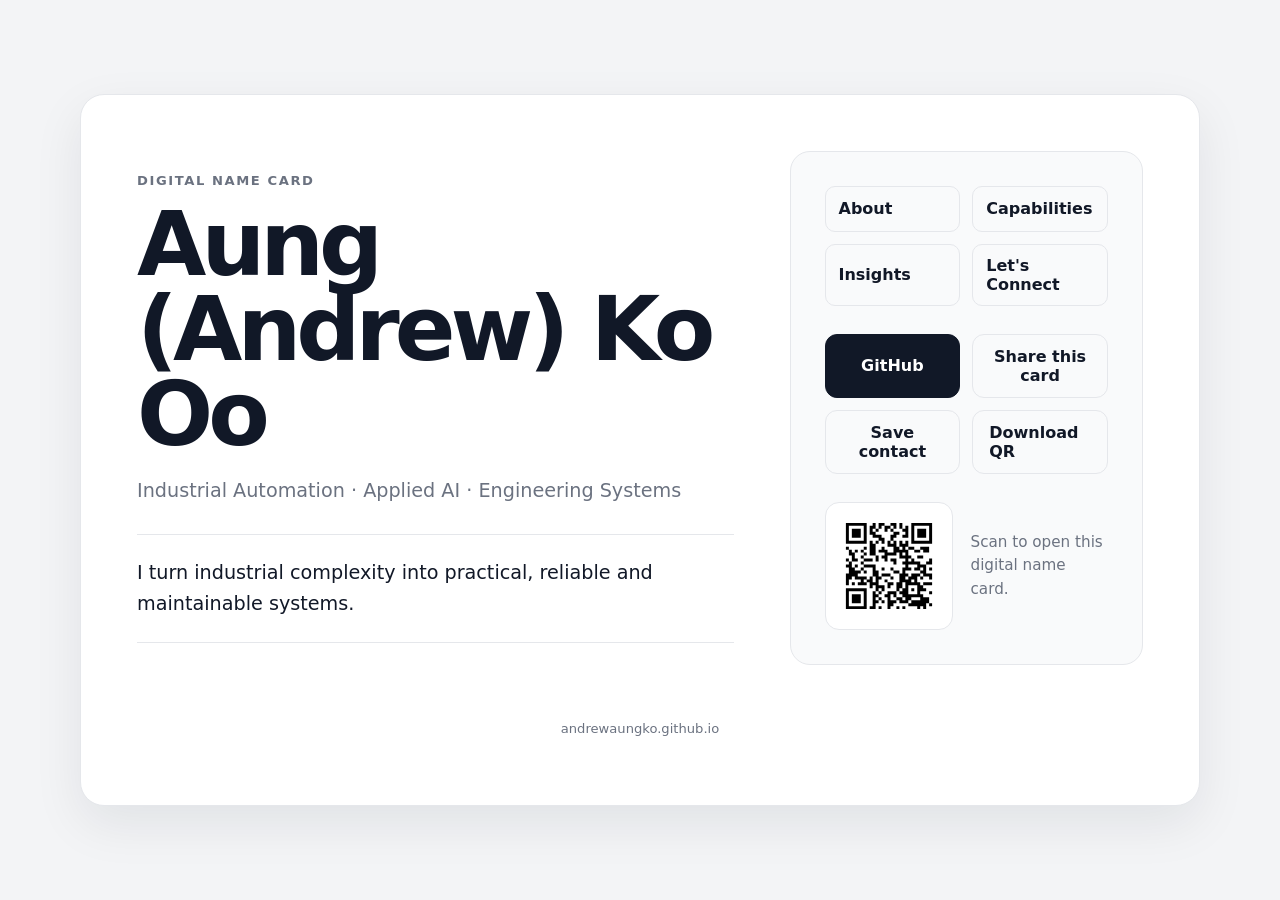
<file: index.html>
<!doctype html>
<html lang="en">
<head>
  <meta charset="utf-8">
  <meta name="viewport" content="width=device-width, initial-scale=1">
  <meta name="theme-color" content="#111827">
  <meta name="description" content="Aung (Andrew) Ko Oo — Industrial Automation, Applied AI and Engineering Systems.">
  <title>Aung (Andrew) Ko Oo</title>
  <link rel="stylesheet" href="styles.css">
</head>
<body class="home">
  <main class="home-card">
    <section class="identity" aria-labelledby="name">
      <p class="eyebrow">Digital name card</p>
      <h1 id="name">Aung (Andrew) Ko Oo</h1>
      <p class="role">Industrial Automation · Applied AI · Engineering Systems</p>
      <p class="statement">I turn industrial complexity into practical, reliable and maintainable systems.</p>
    </section>

    <section class="connect-panel" aria-label="Navigation and contact options">
      <nav class="site-nav" aria-label="Website navigation">
        <a href="about.html">About</a>
        <a href="capabilities.html">Capabilities</a>
        <a href="insights.html">Insights</a>
        <a href="connect.html">Let's Connect</a>
      </nav>

      <div class="actions">
        <a class="button" href="https://github.com/AndrewAungKo" target="_blank" rel="noopener">GitHub</a>
        <button class="button secondary" type="button" id="shareButton">Share this card</button>
        <button class="button secondary" type="button" id="contactButton">Save contact</button>
        <a class="button secondary" href="qr.svg" download="Aung-Andrew-Ko-Oo-QR.svg">Download QR</a>
      </div>

      <section class="qr" aria-label="QR code">
        <img src="qr.svg" alt="QR code for andrewaungko.github.io">
        <p>Scan to open this digital name card.</p>
      </section>
    </section>

    <p class="footer">andrewaungko.github.io</p>
  </main>

  <script>
    const siteUrl = 'https://andrewaungko.github.io';

    document.getElementById('shareButton').addEventListener('click', async () => {
      const data = {
        title: 'Aung (Andrew) Ko Oo',
        text: 'Aung (Andrew) Ko Oo — Industrial Automation, Applied AI and Engineering Systems',
        url: siteUrl
      };

      try {
        if (navigator.share) {
          await navigator.share(data);
        } else {
          await navigator.clipboard.writeText(siteUrl);
          alert('Website address copied.');
        }
      } catch (error) {
        if (error.name !== 'AbortError') {
          window.location.href = siteUrl;
        }
      }
    });

    document.getElementById('contactButton').addEventListener('click', () => {
      const vcard = [
        'BEGIN:VCARD',
        'VERSION:3.0',
        'FN:Aung (Andrew) Ko Oo',
        'N:;Aung (Andrew) Ko Oo;;;',
        'TITLE:Industrial Automation · Applied AI · Engineering Systems',
        'URL:' + siteUrl,
        'URL;TYPE=GitHub:https://github.com/AndrewAungKo',
        'NOTE:Industrial Automation, Applied AI and Engineering Systems',
        'END:VCARD'
      ].join('\r\n');

      const blob = new Blob([vcard], { type: 'text/vcard;charset=utf-8' });
      const link = document.createElement('a');
      link.href = URL.createObjectURL(blob);
      link.download = 'Aung-Andrew-Ko-Oo.vcf';
      document.body.appendChild(link);
      link.click();
      link.remove();
      URL.revokeObjectURL(link.href);
    });
  </script>
</body>
</html>
</file>
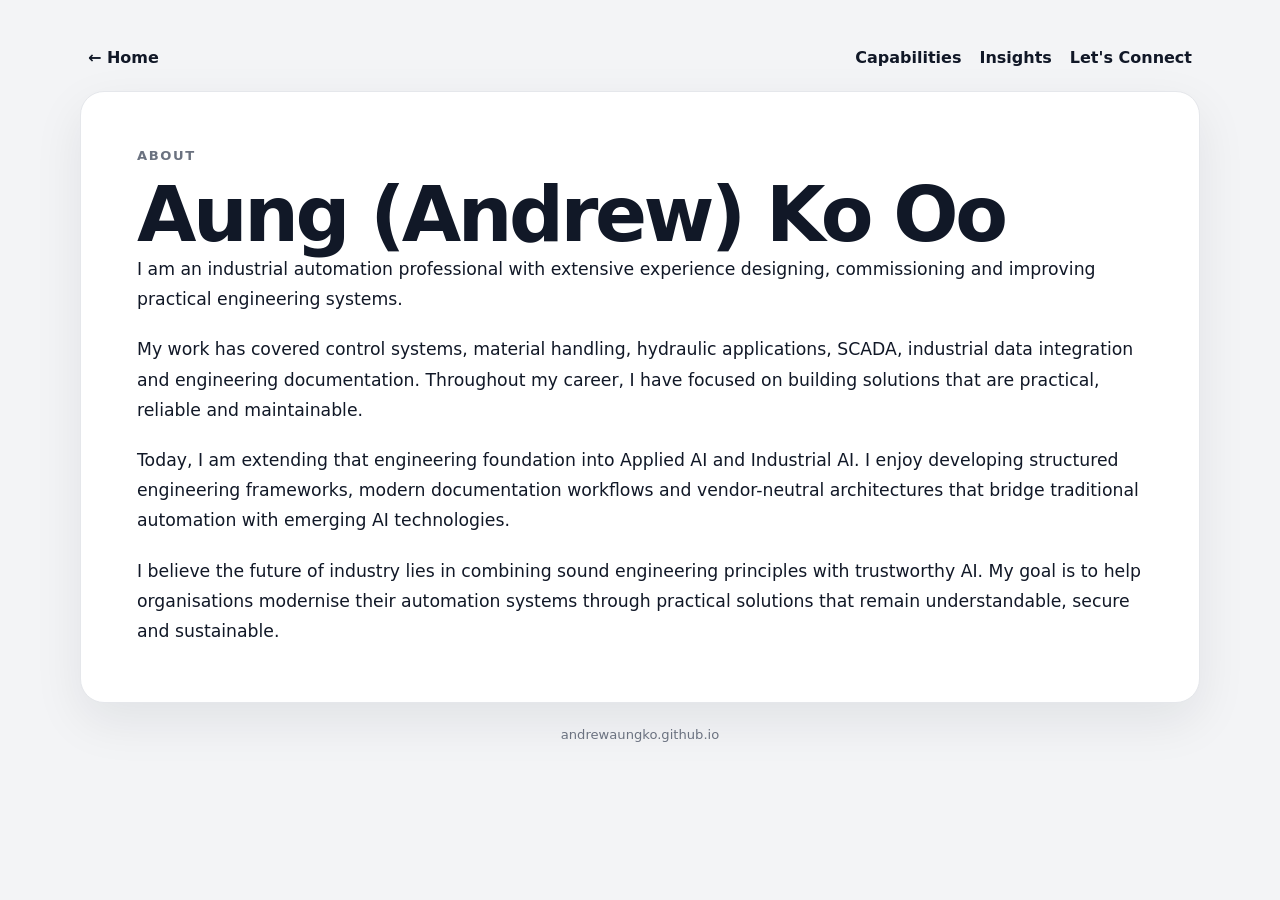
<file: about.html>
<!doctype html>
<html lang="en">
<head>
  <meta charset="utf-8">
  <meta name="viewport" content="width=device-width, initial-scale=1">
  <meta name="theme-color" content="#111827">
  <meta name="description" content="About Aung (Andrew) Ko Oo — Industrial Automation, Applied AI and Engineering Systems.">
  <title>About — Aung (Andrew) Ko Oo</title>
  <link rel="stylesheet" href="styles.css">
</head>
<body>
  <main class="page">
    <nav class="nav" aria-label="Primary navigation">
      <a href="index.html">← Home</a>
      <div class="nav-links">
        <a href="capabilities.html">Capabilities</a>
        <a href="insights.html">Insights</a>
        <a href="connect.html">Let's Connect</a>
      </div>
    </nav>

    <section class="card">
      <p class="eyebrow">About</p>
      <h1>Aung (Andrew) Ko Oo</h1>

      <div class="about">
        <p>I am an industrial automation professional with extensive experience designing, commissioning and improving practical engineering systems.</p>
        <p>My work has covered control systems, material handling, hydraulic applications, SCADA, industrial data integration and engineering documentation. Throughout my career, I have focused on building solutions that are practical, reliable and maintainable.</p>
        <p>Today, I am extending that engineering foundation into Applied AI and Industrial AI. I enjoy developing structured engineering frameworks, modern documentation workflows and vendor-neutral architectures that bridge traditional automation with emerging AI technologies.</p>
        <p>I believe the future of industry lies in combining sound engineering principles with trustworthy AI. My goal is to help organisations modernise their automation systems through practical solutions that remain understandable, secure and sustainable.</p>
      </div>
    </section>

    <p class="footer">andrewaungko.github.io</p>
  </main>
</body>
</html>
</file>
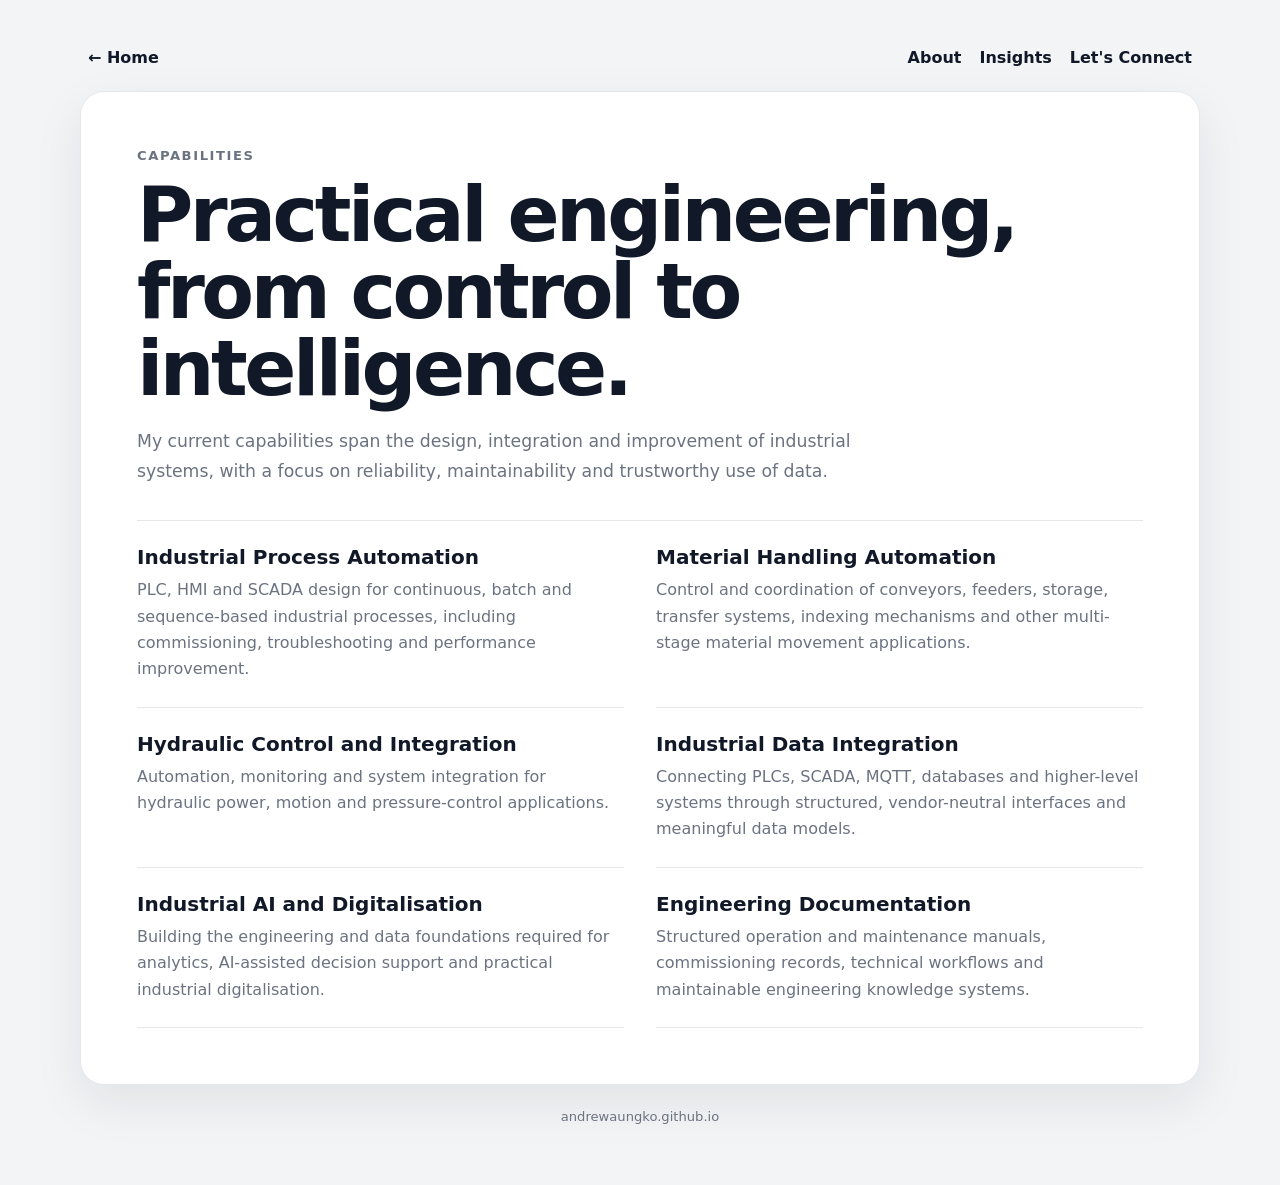
<file: capabilities.html>
<!doctype html>
<html lang="en">
<head>
  <meta charset="utf-8">
  <meta name="viewport" content="width=device-width, initial-scale=1">
  <meta name="theme-color" content="#111827">
  <meta name="description" content="Current capabilities of Aung (Andrew) Ko Oo across industrial automation, Applied AI and engineering systems.">
  <title>Capabilities — Aung (Andrew) Ko Oo</title>
  <link rel="stylesheet" href="styles.css">
</head>
<body>
  <main class="page">
    <nav class="nav" aria-label="Primary navigation">
      <a href="index.html">← Home</a>
      <div class="nav-links">
        <a href="about.html">About</a>
        <a href="insights.html">Insights</a>
        <a href="connect.html">Let's Connect</a>
      </div>
    </nav>

    <section class="card">
      <p class="eyebrow">Capabilities</p>
      <h1>Practical engineering, from control to intelligence.</h1>
      <p class="intro">My current capabilities span the design, integration and improvement of industrial systems, with a focus on reliability, maintainability and trustworthy use of data.</p>

      <div class="capability-list">
        <section class="capability"><h2>Industrial Process Automation</h2><p>PLC, HMI and SCADA design for continuous, batch and sequence-based industrial processes, including commissioning, troubleshooting and performance improvement.</p></section>
        <section class="capability"><h2>Material Handling Automation</h2><p>Control and coordination of conveyors, feeders, storage, transfer systems, indexing mechanisms and other multi-stage material movement applications.</p></section>
        <section class="capability"><h2>Hydraulic Control and Integration</h2><p>Automation, monitoring and system integration for hydraulic power, motion and pressure-control applications.</p></section>
        <section class="capability"><h2>Industrial Data Integration</h2><p>Connecting PLCs, SCADA, MQTT, databases and higher-level systems through structured, vendor-neutral interfaces and meaningful data models.</p></section>
        <section class="capability"><h2>Industrial AI and Digitalisation</h2><p>Building the engineering and data foundations required for analytics, AI-assisted decision support and practical industrial digitalisation.</p></section>
        <section class="capability"><h2>Engineering Documentation</h2><p>Structured operation and maintenance manuals, commissioning records, technical workflows and maintainable engineering knowledge systems.</p></section>
      </div>
    </section>

    <p class="footer">andrewaungko.github.io</p>
  </main>
</body>
</html>
</file>
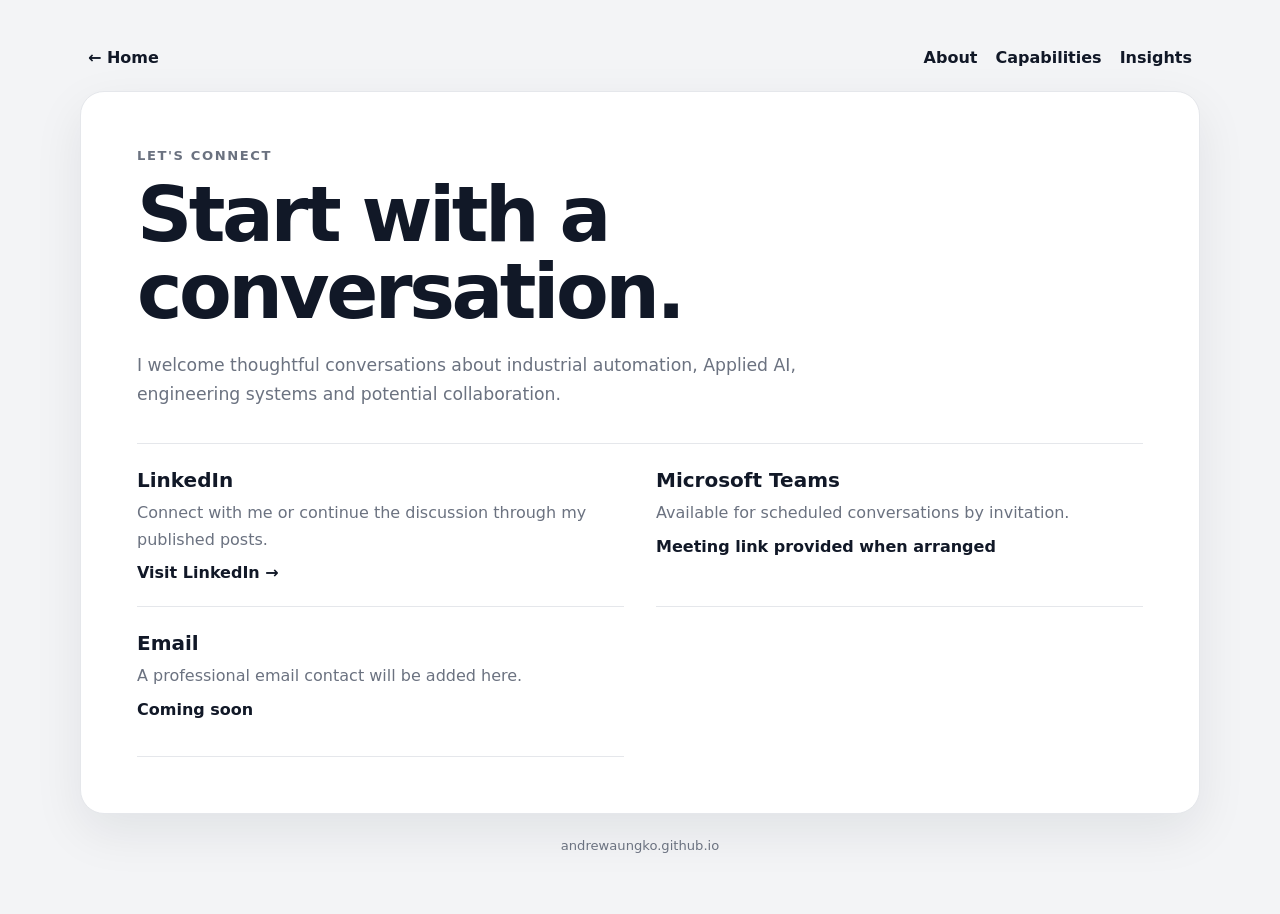
<file: connect.html>
<!doctype html>
<html lang="en">
<head>
  <meta charset="utf-8">
  <meta name="viewport" content="width=device-width, initial-scale=1">
  <meta name="theme-color" content="#111827">
  <meta name="description" content="Connect with Aung (Andrew) Ko Oo for conversations about industrial automation, Applied AI and engineering systems.">
  <title>Let's Connect — Aung (Andrew) Ko Oo</title>
  <link rel="stylesheet" href="styles.css">
</head>
<body>
  <main class="page">
    <nav class="nav" aria-label="Primary navigation">
      <a href="index.html">← Home</a>
      <div class="nav-links">
        <a href="about.html">About</a>
        <a href="capabilities.html">Capabilities</a>
        <a href="insights.html">Insights</a>
      </div>
    </nav>

    <section class="card">
      <p class="eyebrow">Let's Connect</p>
      <h1>Start with a conversation.</h1>
      <p class="intro">I welcome thoughtful conversations about industrial automation, Applied AI, engineering systems and potential collaboration.</p>

      <div class="contact-list">
        <section class="contact-item"><h2>LinkedIn</h2><p>Connect with me or continue the discussion through my published posts.</p><a class="status" href="https://www.linkedin.com/in/andrewaung/" target="_blank" rel="noopener noreferrer">Visit LinkedIn →</a></section>
        <section class="contact-item"><h2>Microsoft Teams</h2><p>Available for scheduled conversations by invitation.</p><span class="status">Meeting link provided when arranged</span></section>
        <section class="contact-item"><h2>Email</h2><p>A professional email contact will be added here.</p><span class="status">Coming soon</span></section>
      </div>
    </section>

    <p class="footer">andrewaungko.github.io</p>
  </main>
</body>
</html>
</file>
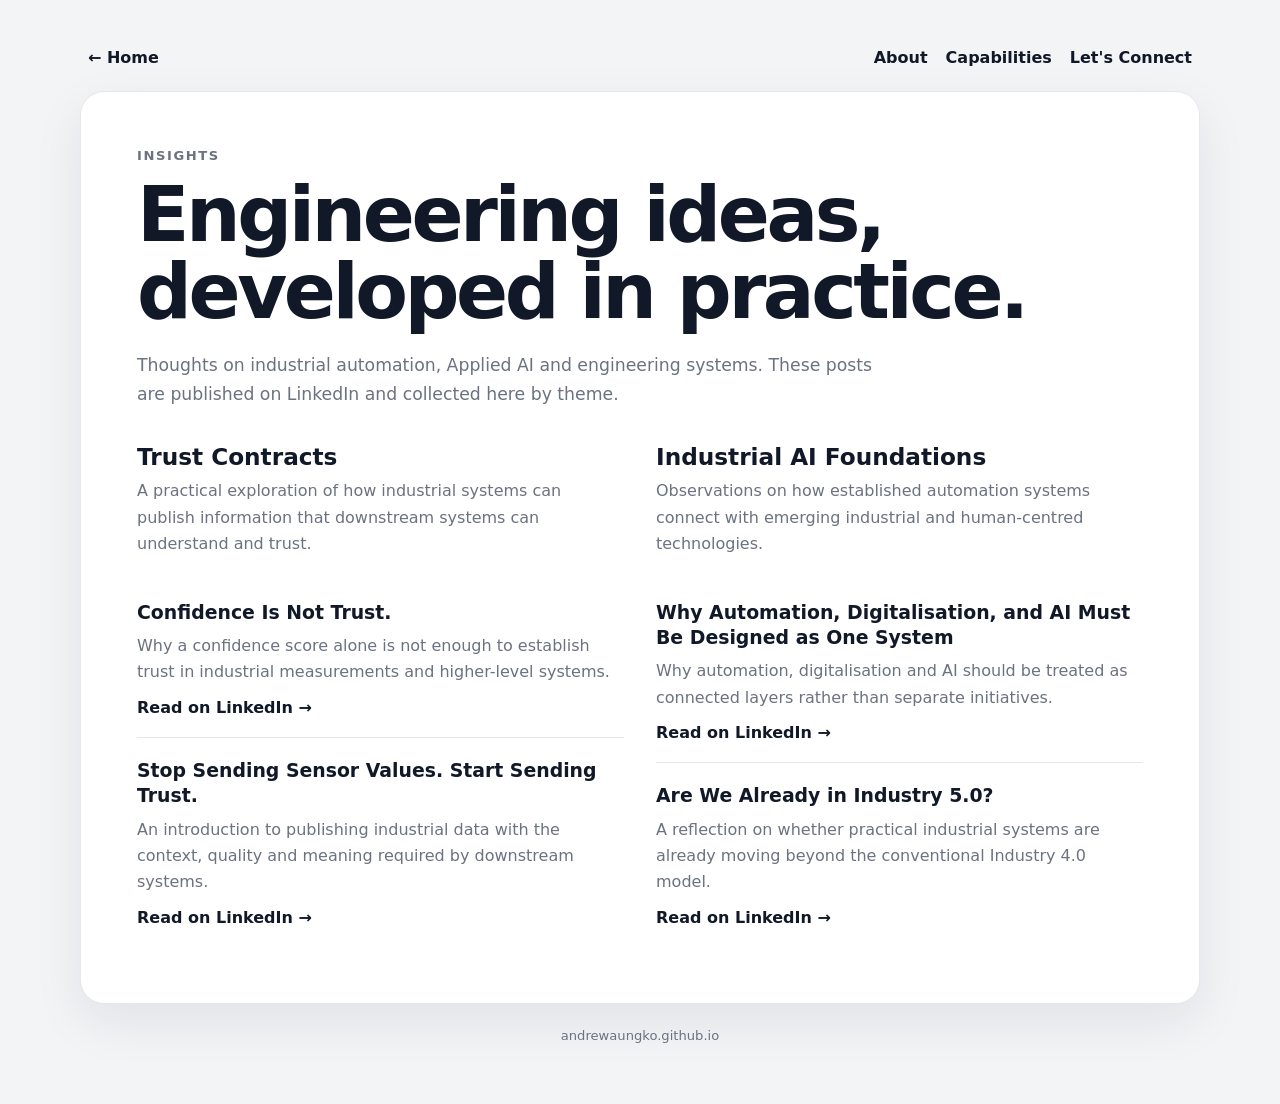
<file: insights.html>
<!doctype html>
<html lang="en">
<head>
  <meta charset="utf-8">
  <meta name="viewport" content="width=device-width, initial-scale=1">
  <meta name="theme-color" content="#111827">
  <meta name="description" content="Insights from Aung (Andrew) Ko Oo on industrial automation, Applied AI and engineering systems.">
  <title>Insights — Aung (Andrew) Ko Oo</title>
  <link rel="stylesheet" href="styles.css">
</head>
<body>
  <main class="page">
    <nav class="nav" aria-label="Primary navigation">
      <a href="index.html">← Home</a>
      <div class="nav-links">
        <a href="about.html">About</a>
        <a href="capabilities.html">Capabilities</a>
        <a href="connect.html">Let's Connect</a>
      </div>
    </nav>

    <section class="card">
      <p class="eyebrow">Insights</p>
      <h1>Engineering ideas, developed in practice.</h1>
      <p class="intro">Thoughts on industrial automation, Applied AI and engineering systems. These posts are published on LinkedIn and collected here by theme.</p>

      <div class="series-list">
        <section class="series" aria-labelledby="trust-contracts">
          <h2 id="trust-contracts">Trust Contracts</h2>
          <p class="series-description">A practical exploration of how industrial systems can publish information that downstream systems can understand and trust.</p>
          <article class="insight" id="confidence-is-not-trust"><h3>Confidence Is Not Trust.</h3><p>Why a confidence score alone is not enough to establish trust in industrial measurements and higher-level systems.</p><a href="https://www.linkedin.com/posts/andrewaung_trustcontracts-industrialautomation-plc-share-7486960173861789696-aR0d" target="_blank" rel="noopener noreferrer">Read on LinkedIn →</a></article>
          <article class="insight" id="stop-sending-sensor-values"><h3>Stop Sending Sensor Values. Start Sending Trust.</h3><p>An introduction to publishing industrial data with the context, quality and meaning required by downstream systems.</p><a href="https://www.linkedin.com/posts/andrewaung_trustcontracts-industrialautomation-plc-activity-7485132693421076480-NJI7" target="_blank" rel="noopener noreferrer">Read on LinkedIn →</a></article>
        </section>

        <section class="series" aria-labelledby="industrial-ai-foundations">
          <h2 id="industrial-ai-foundations">Industrial AI Foundations</h2>
          <p class="series-description">Observations on how established automation systems connect with emerging industrial and human-centred technologies.</p>
          <article class="insight" id="automation-digitalisation-ai-one-system"><h3>Why Automation, Digitalisation, and AI Must Be Designed as One System</h3><p>Why automation, digitalisation and AI should be treated as connected layers rather than separate initiatives.</p><a href="https://www.linkedin.com/posts/andrewaung_industrialautomation-digitaltransformation-activity-7413527135417491456-akRO" target="_blank" rel="noopener noreferrer">Read on LinkedIn →</a></article>
          <article class="insight" id="industry-5"><h3>Are We Already in Industry 5.0?</h3><p>A reflection on whether practical industrial systems are already moving beyond the conventional Industry 4.0 model.</p><a href="https://www.linkedin.com/posts/andrewaung_industry50-industry40-industrialautomation-activity-7476061689105362944-Y6Sj" target="_blank" rel="noopener noreferrer">Read on LinkedIn →</a></article>
        </section>
      </div>
    </section>

    <p class="footer">andrewaungko.github.io</p>
  </main>
</body>
</html>
</file>
<file: styles.css>
:root {
  color-scheme: light dark;
  --bg: #f3f4f6;
  --card: #ffffff;
  --panel: #f9fafb;
  --text: #111827;
  --muted: #6b7280;
  --line: #e5e7eb;
  --button: #111827;
  --button-text: #ffffff;
}

* { box-sizing: border-box; }

body {
  margin: 0;
  min-height: 100vh;
  padding: 24px;
  font-family: system-ui, -apple-system, BlinkMacSystemFont, "Segoe UI", sans-serif;
  background: var(--bg);
  color: var(--text);
}

body.home {
  display: grid;
  place-items: center;
}

.page,
.home-card {
  width: min(820px, 100%);
  margin: 0 auto;
}

.card,
.home-card {
  padding: 40px;
  border: 1px solid var(--line);
  border-radius: 24px;
  background: var(--card);
  box-shadow: 0 18px 50px rgba(17, 24, 39, 0.08);
}

.nav {
  display: flex;
  justify-content: space-between;
  align-items: center;
  gap: 18px;
  margin-bottom: 20px;
}

.nav-links,
.site-nav {
  display: flex;
  flex-wrap: wrap;
  gap: 18px;
}

.nav a,
.site-nav a,
.insight a,
.contact-item a {
  color: var(--text);
  text-decoration: none;
  font-weight: 700;
}

.nav a:hover,
.nav a:focus-visible,
.site-nav a:hover,
.site-nav a:focus-visible,
.insight a:hover,
.insight a:focus-visible,
.contact-item a:hover,
.contact-item a:focus-visible {
  text-decoration: underline;
  text-underline-offset: 4px;
}

.eyebrow {
  margin: 0 0 14px;
  color: var(--muted);
  font-size: 0.82rem;
  font-weight: 700;
  letter-spacing: 0.12em;
  text-transform: uppercase;
}

h1 {
  margin: 0;
  font-size: clamp(2.4rem, 8vw, 4.5rem);
  line-height: 1;
  letter-spacing: -0.045em;
}

.intro,
.role {
  color: var(--muted);
  font-size: 1.08rem;
  line-height: 1.7;
}

.intro { margin: 20px 0 34px; }
.role { margin: 18px 0 0; }

.footer {
  margin-top: 24px;
  color: var(--muted);
  font-size: 0.82rem;
  text-align: center;
}

.about p {
  margin: 0 0 20px;
  font-size: 1.08rem;
  line-height: 1.75;
}

.about p:last-child { margin-bottom: 0; }

.capability-list,
.contact-list {
  border-top: 1px solid var(--line);
}

.capability,
.contact-item {
  padding: 24px 0;
  border-bottom: 1px solid var(--line);
}

.capability h2,
.contact-item h2 {
  margin: 0 0 8px;
  font-size: 1.25rem;
}

.capability p,
.contact-item p,
.series-description,
.insight p {
  margin: 0;
  color: var(--muted);
  line-height: 1.65;
}

.status {
  display: inline-block;
  margin-top: 10px;
  font-weight: 700;
}

.series + .series {
  margin-top: 38px;
  padding-top: 34px;
  border-top: 1px solid var(--line);
}

.series h2 {
  margin: 0 0 8px;
  font-size: 1.45rem;
}

.series-description { margin-bottom: 22px; }

.insight {
  padding: 20px 0;
  border-top: 1px solid var(--line);
}

.insight:first-of-type { border-top: 0; }

.insight h3 {
  margin: 0 0 8px;
  font-size: 1.18rem;
  line-height: 1.35;
}

.insight p { margin-bottom: 12px; }

.home-card {
  width: min(520px, 100%);
  padding: 36px;
}

.identity,
.connect-panel { min-width: 0; }

.home-card h1 {
  font-size: clamp(2.6rem, 10vw, 4.5rem);
  line-height: 0.95;
  letter-spacing: -0.055em;
}

.statement {
  margin: 26px 0;
  padding: 22px 0;
  border-top: 1px solid var(--line);
  border-bottom: 1px solid var(--line);
  font-size: 1.08rem;
  line-height: 1.65;
}

.site-nav { margin: 0 0 22px; }

.actions {
  display: grid;
  grid-template-columns: repeat(2, minmax(0, 1fr));
  gap: 12px;
}

.button {
  appearance: none;
  display: inline-flex;
  min-height: 48px;
  align-items: center;
  justify-content: center;
  padding: 12px 16px;
  border: 1px solid var(--button);
  border-radius: 12px;
  background: var(--button);
  color: var(--button-text);
  font: inherit;
  font-weight: 700;
  text-decoration: none;
  cursor: pointer;
}

.button.secondary {
  background: transparent;
  color: var(--text);
  border-color: var(--line);
}

.qr {
  display: grid;
  grid-template-columns: 112px 1fr;
  gap: 18px;
  align-items: center;
  margin-top: 28px;
}

.qr img {
  width: 112px;
  height: 112px;
  padding: 8px;
  border: 1px solid var(--line);
  border-radius: 14px;
  background: #ffffff;
}

.qr p {
  margin: 0;
  color: var(--muted);
  line-height: 1.55;
  font-size: 0.95rem;
}

@media (min-width: 900px) {
  body { padding: 48px; }

  .page,
  .home-card { width: min(1120px, 100%); }

  .card { padding: 56px; }

  .nav {
    padding: 0 8px;
    margin-bottom: 24px;
  }

  .card h1 {
    max-width: 900px;
    font-size: clamp(3.8rem, 6vw, 6rem);
  }

  .intro { max-width: 760px; }

  .capability-list,
  .contact-list {
    display: grid;
    grid-template-columns: repeat(2, minmax(0, 1fr));
    gap: 0 32px;
  }

  .capability,
  .contact-item { min-height: 150px; }

  .series-list {
    display: grid;
    grid-template-columns: repeat(2, minmax(0, 1fr));
    gap: 32px;
  }

  .series + .series {
    margin-top: 0;
    padding-top: 0;
    border-top: 0;
  }

  .home-card {
    display: grid;
    grid-template-columns: minmax(0, 1.35fr) minmax(330px, 0.8fr);
    gap: 56px;
    align-items: stretch;
    padding: 56px;
  }

  .identity {
    display: flex;
    flex-direction: column;
    justify-content: center;
  }

  .home-card h1 {
    max-width: 760px;
    font-size: clamp(4.3rem, 7vw, 7.2rem);
  }

  .home-card .role,
  .statement {
    max-width: 720px;
    font-size: 1.2rem;
  }

  .statement { margin-bottom: 0; }

  .connect-panel {
    display: flex;
    flex-direction: column;
    justify-content: center;
    padding: 34px;
    border: 1px solid var(--line);
    border-radius: 20px;
    background: var(--panel);
  }

  .site-nav {
    display: grid;
    grid-template-columns: repeat(2, minmax(0, 1fr));
    gap: 12px;
    margin-bottom: 28px;
  }

  .site-nav a {
    display: flex;
    min-height: 46px;
    align-items: center;
    padding: 11px 13px;
    border: 1px solid var(--line);
    border-radius: 10px;
  }

  .site-nav a:hover,
  .site-nav a:focus-visible {
    text-decoration: none;
    background: var(--card);
  }

  .qr { grid-template-columns: 128px 1fr; }
  .qr img { width: 128px; height: 128px; }

  .home-card > .footer {
    grid-column: 1 / -1;
    margin-top: 0;
  }
}

@media (max-width: 560px) {
  body { padding: 18px; }
  .card { padding: 30px 24px; }
  .home-card { padding: 28px 22px; }
  .nav { align-items: flex-start; }
  .actions { grid-template-columns: 1fr; }
  .qr { grid-template-columns: 92px 1fr; }
  .qr img { width: 92px; height: 92px; }
}

@media (prefers-color-scheme: dark) {
  :root {
    --bg: #0b0f17;
    --card: #111827;
    --panel: #0f172a;
    --text: #f9fafb;
    --muted: #9ca3af;
    --line: #374151;
    --button: #f9fafb;
    --button-text: #111827;
  }
}
</file>
